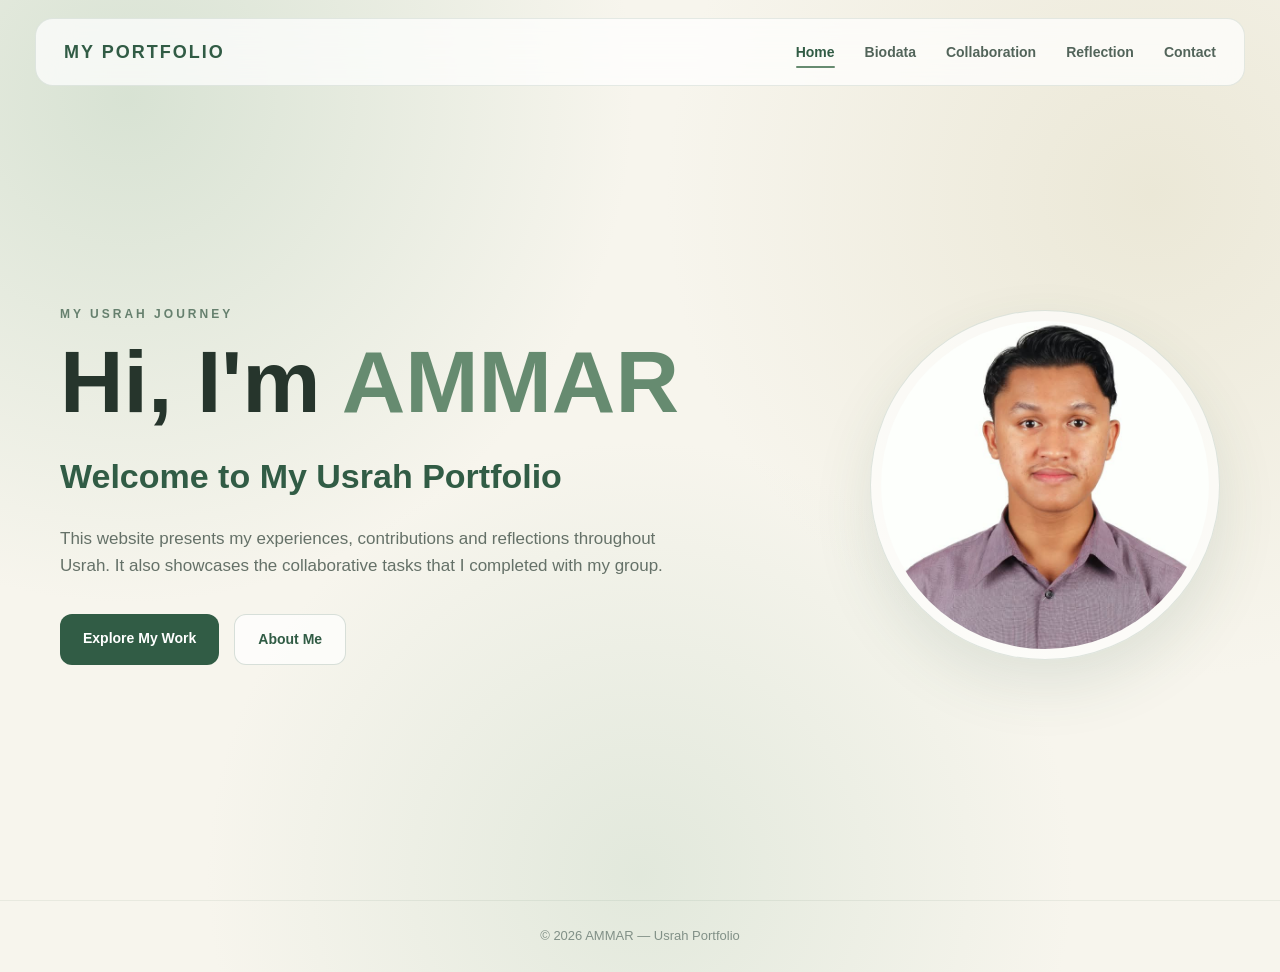
<file: index.html>
<!DOCTYPE html>
<html lang="en">

<head>
    <meta charset="UTF-8">
    <meta name="viewport" content="width=device-width, initial-scale=1.0">

    <title>AMMAR | Usrah Portfolio</title>

    <meta name="description"
          content="AMMAR's Usrah portfolio showcasing his biodata, collaboration, reflections and experiences.">

    <link rel="stylesheet" href="style.css">
</head>

<body>

<nav id="navbar">

    <div class="logo">MY PORTFOLIO</div>

    <button class="menu-toggle"
            onclick="toggleMenu()"
            aria-label="Open navigation menu">
        ☰
    </button>

    <ul id="nav-menu">
        <li><a href="index.html" class="active">Home</a></li>
        <li><a href="biodata.html">Biodata</a></li>
        <li><a href="collaboration.html">Collaboration</a></li>
        <li><a href="reflection.html">Reflection</a></li>
        <li><a href="contact.html">Contact</a></li>
    </ul>

</nav>


<main>

<section class="page-home">

    <div class="home-content">

        <p class="small-text">MY USRAH JOURNEY</p>

        <h1>
            Hi, I'm <span>AMMAR</span>
        </h1>

        <h2>
            Welcome to My Usrah Portfolio
        </h2>

        <p class="description">
            This website presents my experiences, contributions
            and reflections throughout Usrah. It also showcases
            the collaborative tasks that I completed with my group.
        </p>

        <div class="home-buttons">

            <a href="collaboration.html" class="main-button">
                Explore My Work
            </a>

            <a href="biodata.html" class="secondary-button">
                About Me
            </a>

        </div>

    </div>


    <div class="home-image">

        <div class="image-circle">
            <img src="profile.jpg"
                 alt="Profile picture of AMMAR">
        </div>

    </div>

</section>

</main>


<footer>
    <p>© 2026 AMMAR — Usrah Portfolio</p>
</footer>


<script src="script.js"></script>

</body>
</html>
</file>
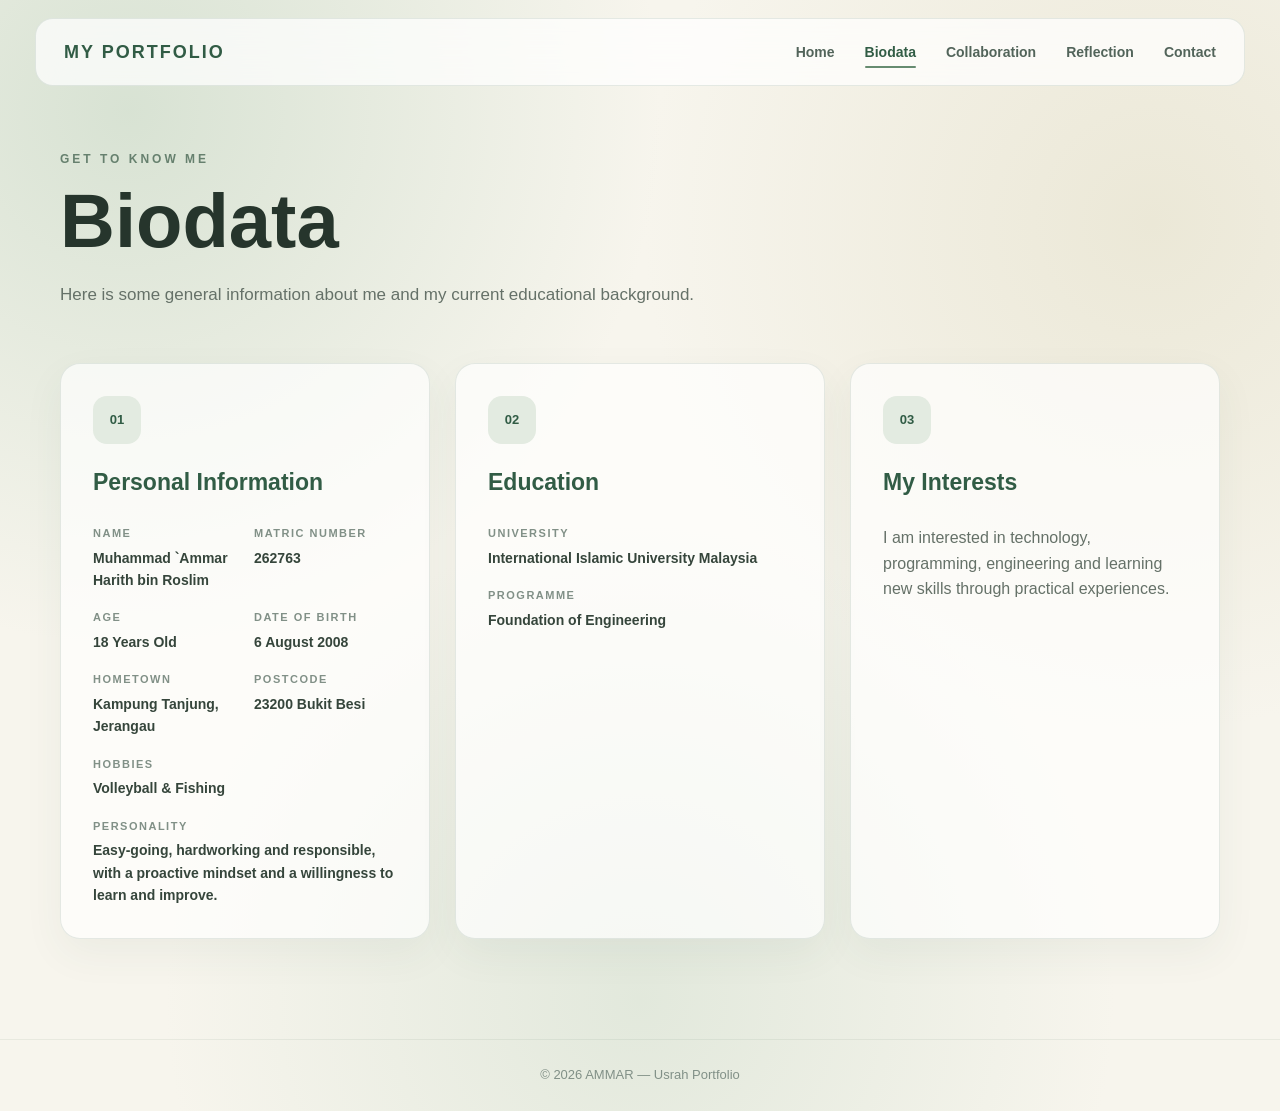
<file: biodata.html>
<!DOCTYPE html>
<html lang="en">

<head>

    <meta charset="UTF-8">
    <meta name="viewport" content="width=device-width, initial-scale=1.0">

    <title>Biodata | AMMAR</title>

    <link rel="stylesheet" href="style.css">

</head>

<body>

<nav id="navbar">

    <div class="logo">MY PORTFOLIO</div>

    <button class="menu-toggle"
            onclick="toggleMenu()"
            aria-label="Open navigation menu">
        ☰
    </button>

    <ul id="nav-menu">

        <li><a href="index.html">Home</a></li>

        <li>
            <a href="biodata.html" class="active">
                Biodata
            </a>
        </li>

        <li>
            <a href="collaboration.html">
                Collaboration
            </a>
        </li>

        <li>
            <a href="reflection.html">
                Reflection
            </a>
        </li>

        <li>
            <a href="contact.html">
                Contact
            </a>
        </li>

    </ul>

</nav>


<main>

<section class="page-section reveal">

    <div class="section-content">

        <p class="small-text">
            GET TO KNOW ME
        </p>

        <h1>Biodata</h1>

        <p class="section-intro">
            Here is some general information about me and
            my current educational background.
        </p>


        <div class="biodata-container">


            <!-- PERSONAL INFORMATION -->

            <div class="info-card">

                <div class="card-icon">
                    01
                </div>

                <h2>
                    Personal Information
                </h2>

                <div class="info-list">

                    <div class="info-item">
                        <span>Name</span>
                        <strong>
                            Muhammad `Ammar Harith bin Roslim
                        </strong>
                    </div>

                    <div class="info-item">
                         <span>Matric Number</span>
                          <strong>
                              262763
                         </strong>
                    </div>

                    <div class="info-item">
                        <span>Age</span>
                        <strong>
                            18 Years Old
                        </strong>
                    </div>

                    <div class="info-item">
                        <span>Date of Birth</span>
                        <strong>
                            6 August 2008
                        </strong>
                    </div>

                    <div class="info-item">
                        <span>Hometown</span>
                        <strong>
                            Kampung Tanjung, Jerangau
                        </strong>
                    </div>

                    <div class="info-item">
                        <span>Postcode</span>
                        <strong>
                            23200 Bukit Besi
                        </strong>
                    </div>

                    <div class="info-item">
                        <span>Hobbies</span>
                        <strong>
                            Volleyball & Fishing
                        </strong>
                    </div>

                    <div class="info-item full-width">
                        <span>Personality</span>
                        <strong>
                            Easy-going, hardworking and responsible,
                            with a proactive mindset and a willingness
                            to learn and improve.
                        </strong>
                    </div>

                </div>

            </div>


            <!-- EDUCATION -->

            <div class="info-card">

                <div class="card-icon">
                    02
                </div>

                <h2>
                    Education
                </h2>

                <div class="info-list">

                    <div class="info-item">

                        <span>
                            University
                        </span>

                        <strong>
                            International Islamic University Malaysia
                        </strong>

                    </div>

                    <div class="info-item">

                        <span>
                            Programme
                        </span>

                        <strong>
                            Foundation of Engineering
                        </strong>

                    </div>

                </div>

            </div>


            <!-- INTERESTS -->

            <div class="info-card">

                <div class="card-icon">
                    03
                </div>

                <h2>
                    My Interests
                </h2>

                <p>
                    I am interested in technology, programming,
                    engineering and learning new skills through
                    practical experiences.
                </p>

            </div>


        </div>

    </div>

</section>

</main>


<footer>
    <p>© 2026 AMMAR — Usrah Portfolio</p>
</footer>


<script src="script.js"></script>

</body>
</html>
</file>
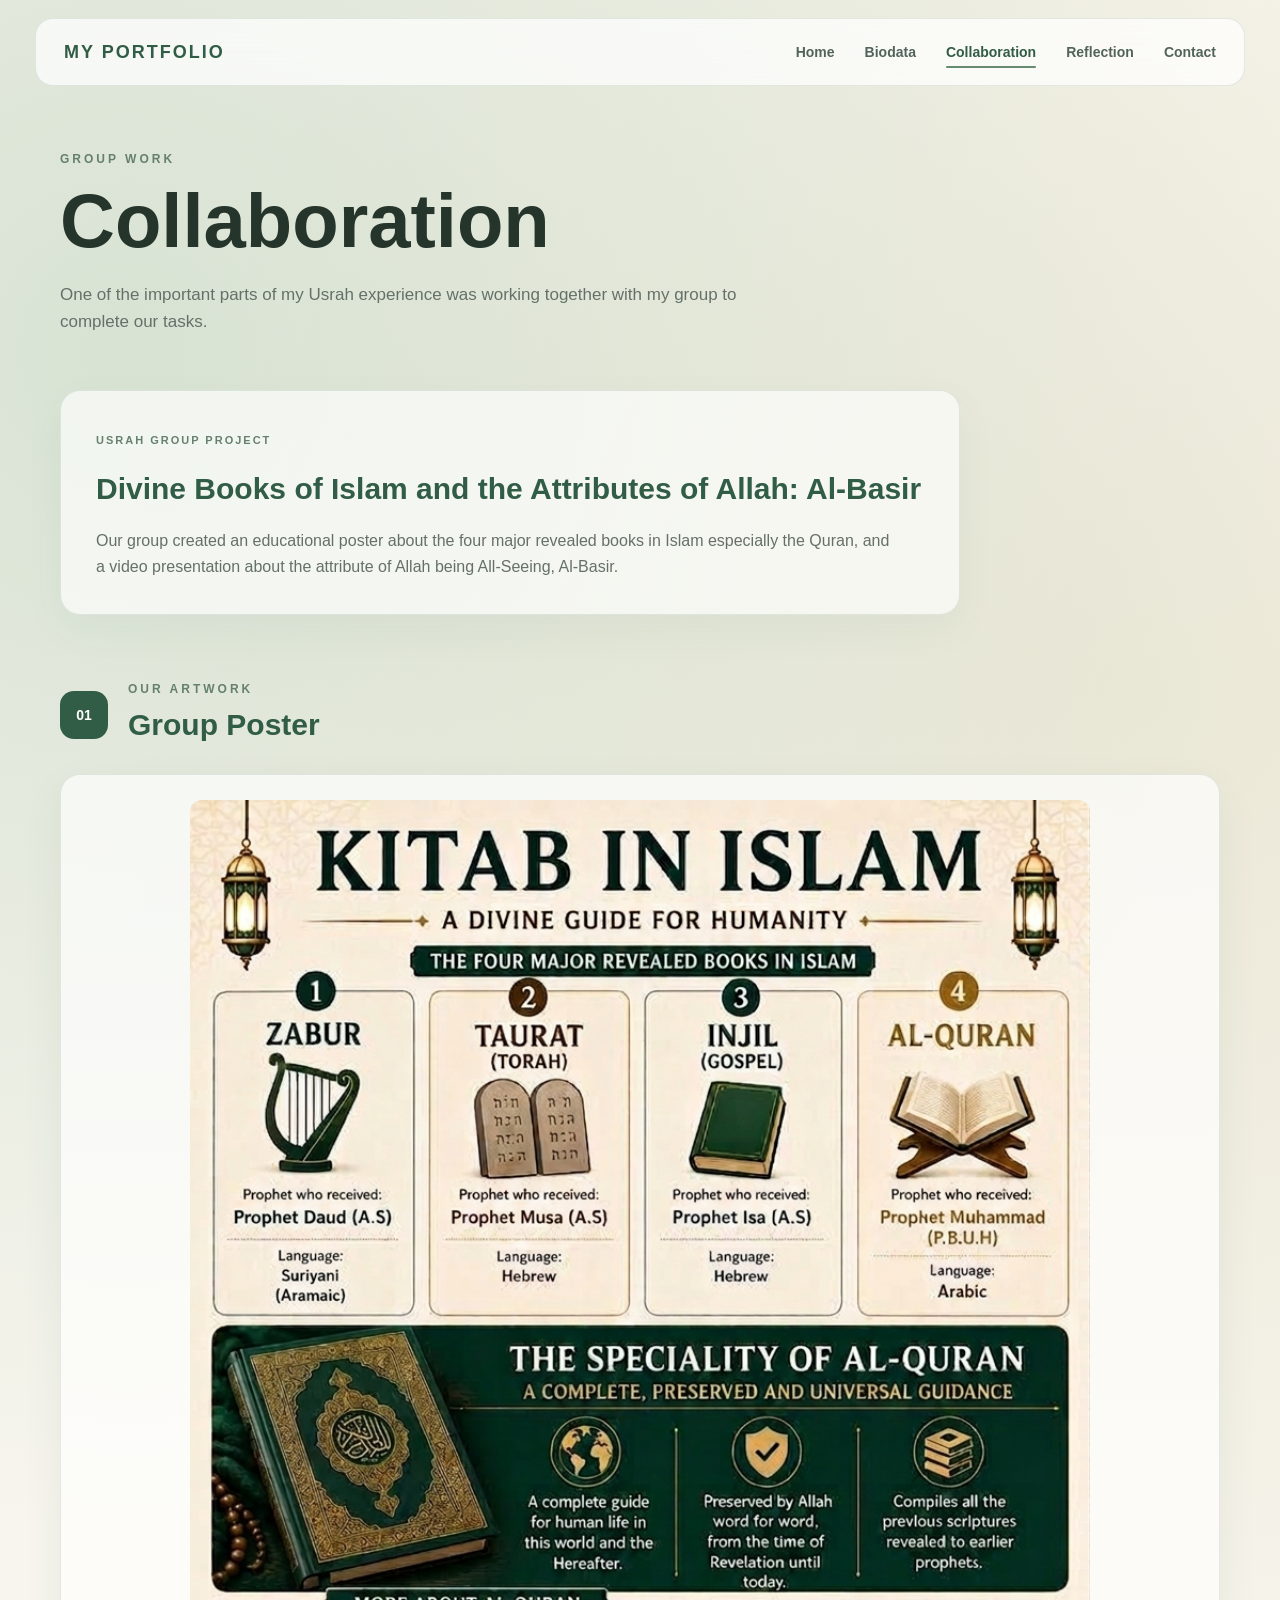
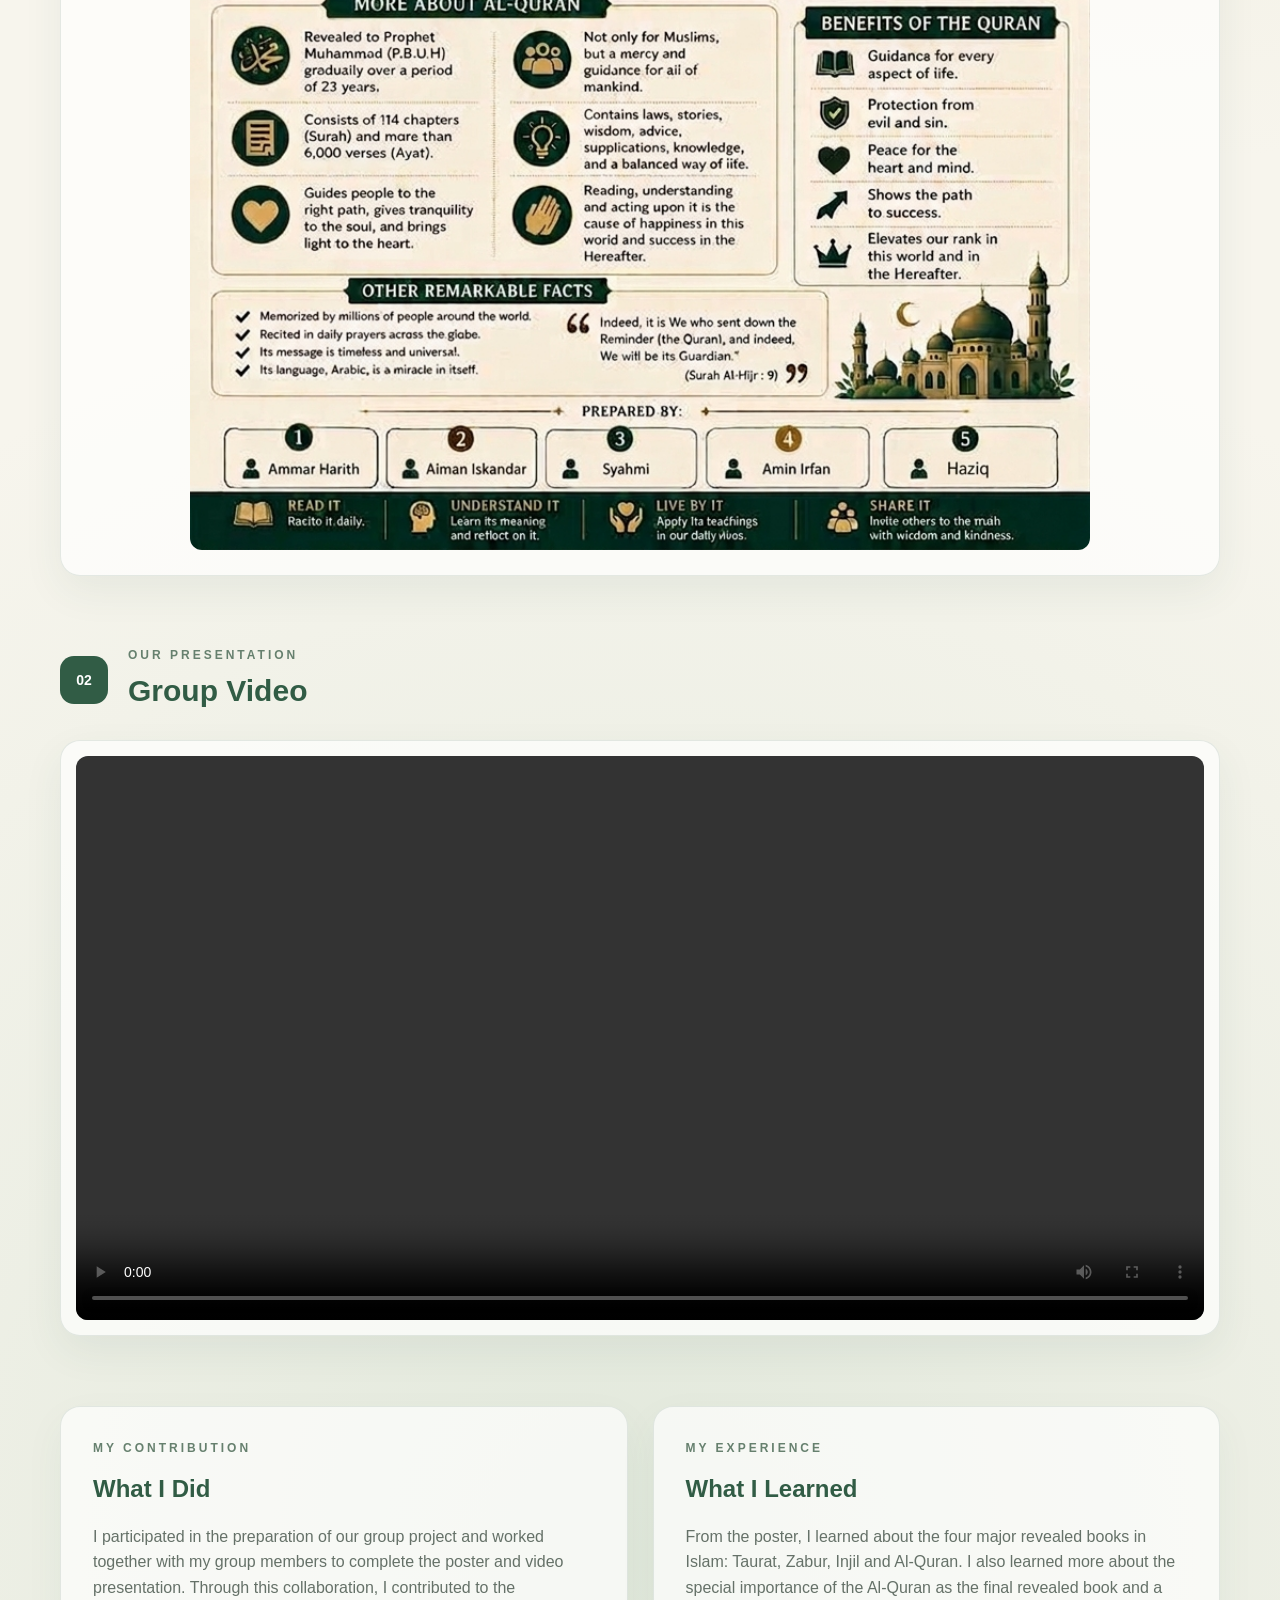
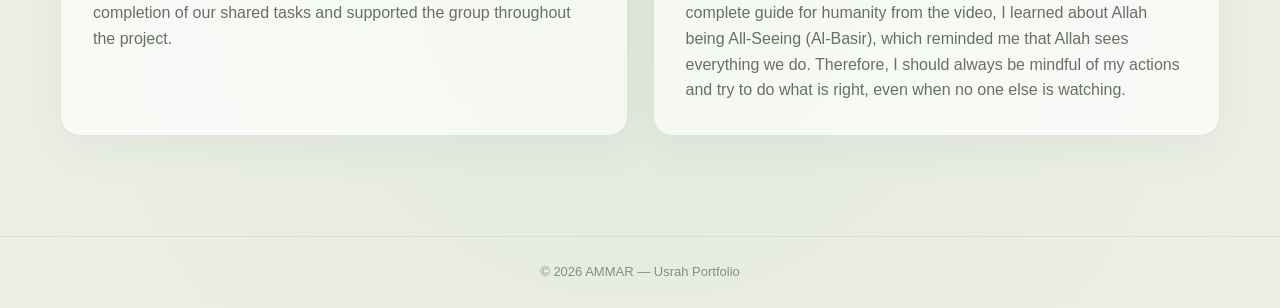
<file: collaboration.html>
<!DOCTYPE html>
<html lang="en">

<head>

    <meta charset="UTF-8">
    <meta name="viewport"
          content="width=device-width, initial-scale=1.0">

    <title>Collaboration | AMMAR</title>

    <link rel="stylesheet" href="style.css">

</head>

<body>

<nav id="navbar">

    <div class="logo">
        MY PORTFOLIO
    </div>

    <button class="menu-toggle"
            onclick="toggleMenu()"
            aria-label="Open navigation menu">
        ☰
    </button>

    <ul id="nav-menu">

        <li>
            <a href="index.html">
                Home
            </a>
        </li>

        <li>
            <a href="biodata.html">
                Biodata
            </a>
        </li>

        <li>
            <a href="collaboration.html"
               class="active">
                Collaboration
            </a>
        </li>

        <li>
            <a href="reflection.html">
                Reflection
            </a>
        </li>

        <li>
            <a href="contact.html">
                Contact
            </a>
        </li>

    </ul>

</nav>


<main>

<section class="page-section reveal">

    <div class="section-content">

        <p class="small-text">
            GROUP WORK
        </p>

        <h1>
            Collaboration
        </h1>

        <p class="section-intro">
            One of the important parts of my Usrah experience
            was working together with my group to complete
            our tasks.
        </p>


        <!-- PROJECT INTRO -->

        <div class="collaboration-intro">

            <span class="project-label">
                USRAH GROUP PROJECT
            </span>

            <h2>
                Divine Books of Islam and the Attributes of Allah: Al-Basir
            </h2>

            <p>
                Our group created an educational poster about the 
                four major revealed books in Islam especially the Quran, and a video 
                presentation about the attribute of Allah being All-Seeing,
                 Al-Basir.
            </p>

        </div>


        <!-- POSTER -->

        <div class="work-block">

            <div class="work-heading">

                <span>
                    01
                </span>

                <div>

                    <p class="small-text">
                        OUR ARTWORK
                    </p>

                    <h2>
                        Group Poster
                    </h2>

                </div>

            </div>


            <div class="poster-container">

                <img src="poster-usrah.jpeg"
                     alt="Group poster about the four major revealed books in Islam">

            </div>

        </div>


        <!-- VIDEO -->

        <div class="work-block">

            <div class="work-heading">

                <span>
                    02
                </span>

                <div>

                    <p class="small-text">
                        OUR PRESENTATION
                    </p>

                    <h2>
                        Group Video
                    </h2>

                </div>

            </div>


            <div class="video-container">

                <video controls preload="metadata">

                    <source src="usrah-video.mp4"
                            type="video/mp4">

                    Your browser does not support
                    the video element.

                </video>

            </div>

        </div>


        <!-- CONTRIBUTION -->

        <div class="contribution-grid">

            <div class="reflection-card">

                <p class="small-text">
                    MY CONTRIBUTION
                </p>

                <h2>
                    What I Did
                </h2>

                <p>
                    I participated in the preparation of our
                    group project and worked together with my
                    group members to complete the poster and
                    video presentation. Through this
                    collaboration, I contributed to the
                    completion of our shared tasks and
                    supported the group throughout the project.
                </p>

            </div>


            <div class="reflection-card">

                <p class="small-text">
                    MY EXPERIENCE
                </p>

                <h2>
                    What I Learned
                </h2>

                <p>
                      From the poster, I learned about the four major revealed books in Islam: Taurat, Zabur, Injil and Al-Quran.
                     I also learned more about the special importance of the Al-Quran as the final revealed book
                      and a complete guide for humanity from the video, I learned about Allah being All-Seeing (Al-Basir), 
                      which reminded me that Allah sees everything we do. Therefore, I should always be mindful of my actions and
                     try to do what is right, even when no one else is watching.

                </p>

            </div>

        </div>


    </div>

</section>

</main>


<footer>
    <p>
        © 2026 AMMAR — Usrah Portfolio
    </p>
</footer>


<script src="script.js"></script>

</body>
</html>
</file>
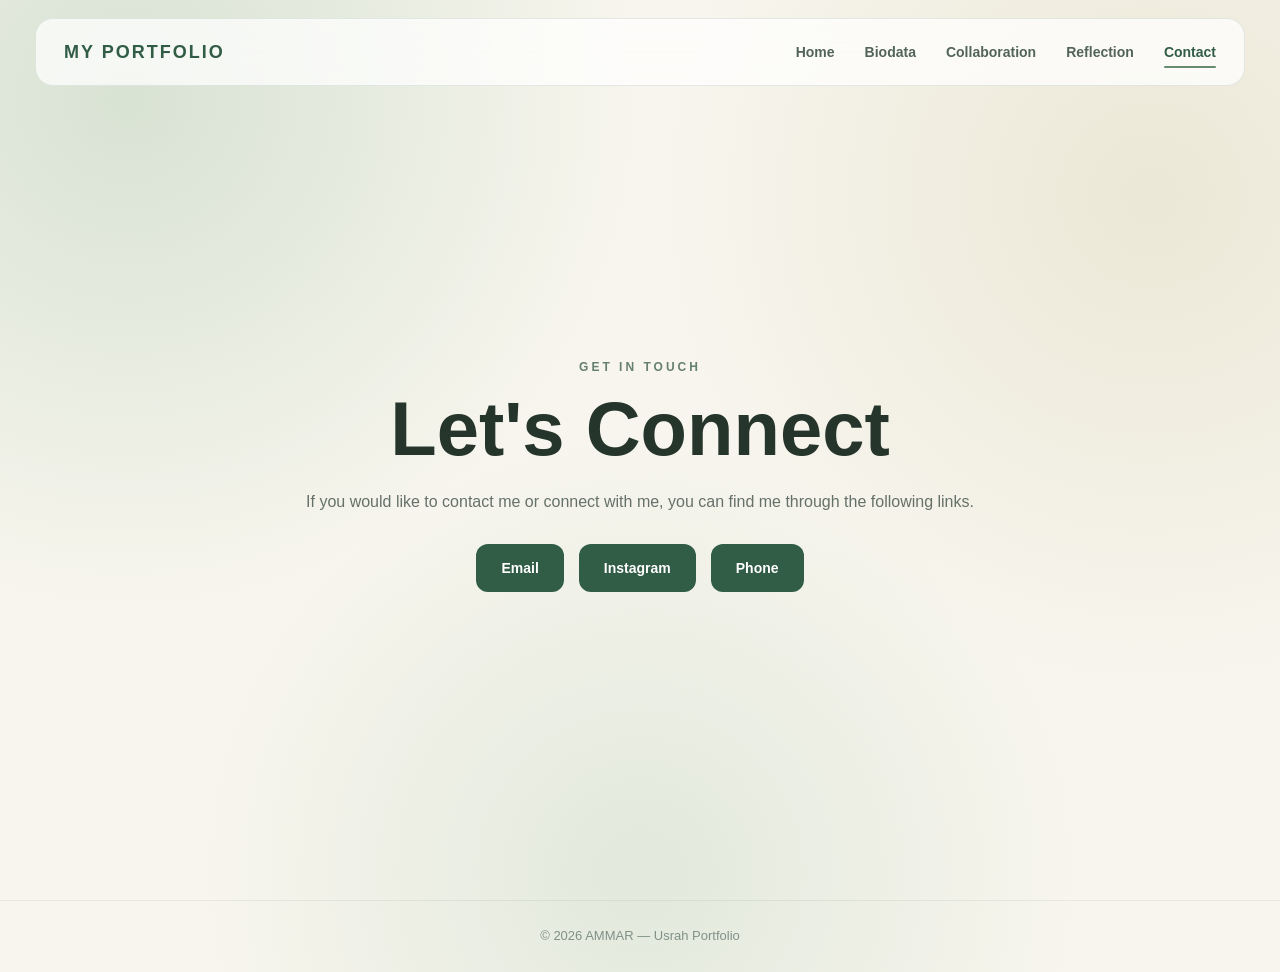
<file: contact.html>
<!DOCTYPE html>
<html lang="en">

<head>

    <meta charset="UTF-8">
    <meta name="viewport"
          content="width=device-width, initial-scale=1.0">

    <title>Contact | AMMAR</title>

    <link rel="stylesheet" href="style.css">

</head>

<body>

<nav id="navbar">

    <div class="logo">
        MY PORTFOLIO
    </div>

    <button class="menu-toggle"
            onclick="toggleMenu()"
            aria-label="Open navigation menu">
        ☰
    </button>

    <ul id="nav-menu">

        <li>
            <a href="index.html">
                Home
            </a>
        </li>

        <li>
            <a href="biodata.html">
                Biodata
            </a>
        </li>

        <li>
            <a href="collaboration.html">
                Collaboration
            </a>
        </li>

        <li>
            <a href="reflection.html">
                Reflection
            </a>
        </li>

        <li>
            <a href="contact.html"
               class="active">
                Contact
            </a>
        </li>

    </ul>

</nav>


<main>

<section class="contact-page reveal">

    <div class="contact-content">

        <p class="small-text">
            GET IN TOUCH
        </p>

        <h1>
            Let's Connect
        </h1>

        <p class="contact-description">
            If you would like to contact me or connect with me,
            you can find me through the following links.
        </p>


        <div class="contact-buttons">

            <a href="mailto:ammartharith@gmail.com"
               class="contact-button">
                Email
            </a>

            <a href="https://www.instagram.com/ammrith_"
               class="contact-button"
               target="_blank"
               rel="noopener noreferrer">
                Instagram
            </a>

            <a href="tel:+60148495315"
               class="contact-button">
                Phone
            </a>

        </div>

    </div>

</section>

</main>


<footer>
    <p>
        © 2026 AMMAR — Usrah Portfolio
    </p>
</footer>


<script src="script.js"></script>

</body>
</html>
</file>
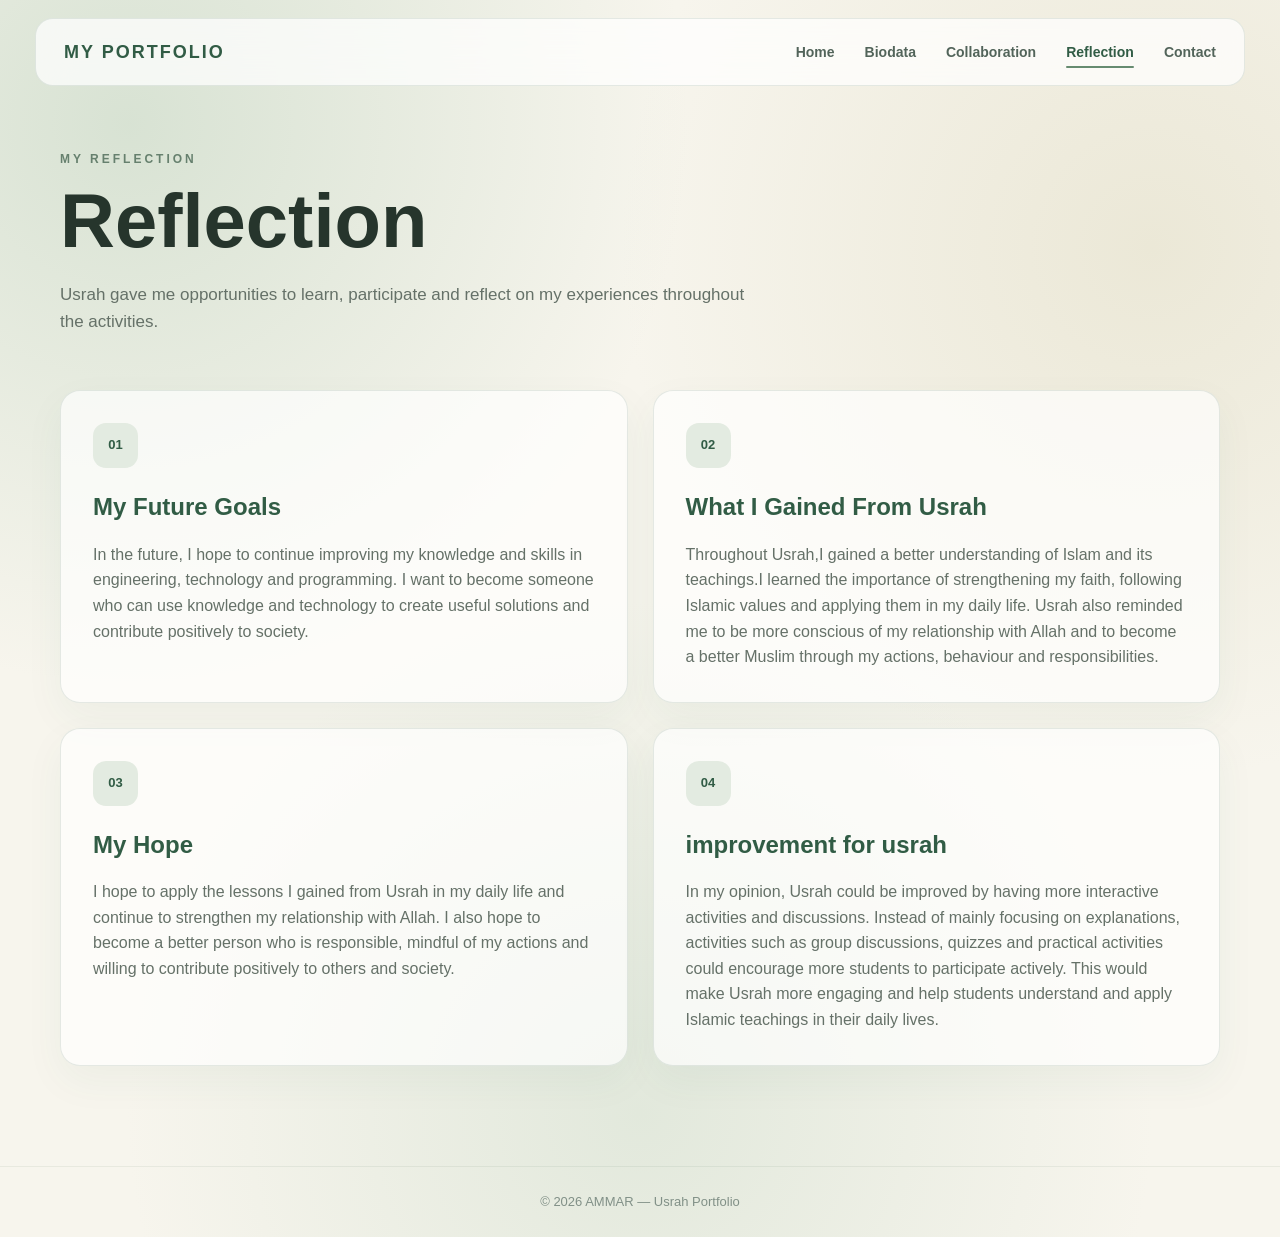
<file: reflection.html>
<!DOCTYPE html>

<html lang="en">

<head>


<meta charset="UTF-8">
<meta name="viewport" content="width=device-width, initial-scale=1.0">

<title>Reflection | AMMAR</title>

<link rel="stylesheet" href="style.css">

</head>

<body>

<nav id="navbar">

<div class="logo">
    MY PORTFOLIO
</div>

<button class="menu-toggle"
        onclick="toggleMenu()"
        aria-label="Open navigation menu">
    ☰
</button>

<ul id="nav-menu">

    <li>
        <a href="index.html">
            Home
        </a>
    </li>

    <li>
        <a href="biodata.html">
            Biodata
        </a>
    </li>

    <li>
        <a href="collaboration.html">
            Collaboration
        </a>
    </li>

    <li>
        <a href="reflection.html"
           class="active">
            Reflection
        </a>
    </li>

    <li>
        <a href="contact.html">
            Contact
        </a>
    </li>

</ul>

</nav>

<main>

<section class="page-section reveal">

<div class="section-content">

    <p class="small-text">
        MY REFLECTION
    </p>

    <h1>
        Reflection
    </h1>

    <p class="section-intro">
        Usrah gave me opportunities to learn, participate
        and reflect on my experiences throughout the activities.
    </p>

    <div class="wish-container">

        <div class="wish-card">

            <div class="wish-number">
                01
            </div>

            <h2>
                My Future Goals
            </h2>

            <p>
                In the future, I hope to continue improving
                my knowledge and skills in engineering,
                technology and programming. I want to become
                someone who can use knowledge and technology
                to create useful solutions and contribute
                positively to society.
            </p>

        </div>


        <div class="wish-card">

            <div class="wish-number">
                02
            </div>

            <h2>
                What I Gained From Usrah
            </h2>

            <p>
                Throughout Usrah,I gained a better understanding
                of Islam and its teachings.I learned the importance 
                of strengthening my faith, following Islamic values
                and applying them in my daily life. Usrah also reminded
                me to be more conscious of my relationship with Allah 
                and to become a better Muslim through my actions, 
                behaviour and responsibilities.
            </p>

        </div>


        <div class="wish-card">

            <div class="wish-number">
                03
            </div>

            <h2>
                My Hope
            </h2>

            <p>
                I hope to apply the lessons I gained from
                Usrah in my daily life and continue to
                strengthen my relationship with Allah.
                I also hope to become a better person who is
                responsible, mindful of my actions and willing
                to contribute positively to others and society.
            </p>

        </div>


        <div class="wish-card">

            <div class="wish-number">
                04
            </div>

            <h2>
                improvement for usrah
            </h2>

            <p>
                  In my opinion, Usrah could be improved by having
                  more interactive activities and discussions. Instead 
                  of mainly focusing on explanations, activities such 
                  as group discussions, quizzes and practical activities
                  could encourage more students to participate 
                  actively. This would make Usrah more engaging 
                  and help students understand and apply Islamic
                  teachings in their daily lives.

            </p>

        </div>

    </div>

</div>

</section>

</main>

<footer>

<p>
    © 2026 AMMAR — Usrah Portfolio
</p>

</footer>

<script src="script.js"></script>

</body>

</html>
</file>
<file: style.css>
* {
    margin: 0;
    padding: 0;
    box-sizing: border-box;
    scroll-behavior: smooth;
}

body {
    font-family: Arial, Helvetica, sans-serif;
    color: #26352c;

    background:
        radial-gradient(
            circle at 10% 10%,
            rgba(190, 211, 190, 0.55),
            transparent 35%
        ),
        radial-gradient(
            circle at 90% 20%,
            rgba(221, 216, 188, 0.45),
            transparent 35%
        ),
        radial-gradient(
            circle at 50% 90%,
            rgba(205, 220, 203, 0.5),
            transparent 40%
        ),
        #f7f5ed;

    line-height: 1.6;
}

a {
    text-decoration: none;
    color: inherit;
}

img {
    max-width: 100%;
    display: block;
}


/* =========================
   NAVBAR
========================= */

nav {
    position: fixed;

    top: 18px;
    left: 50%;

    transform: translateX(-50%);

    width: calc(100% - 70px);
    max-width: 1250px;

    height: 68px;

    padding: 0 28px;

    display: flex;
    align-items: center;
    justify-content: space-between;

    background: rgba(255, 255, 255, 0.72);

    backdrop-filter: blur(18px);
    -webkit-backdrop-filter: blur(18px);

    border: 1px solid rgba(49, 92, 69, 0.12);

    border-radius: 18px;

    z-index: 1000;

    transition: 0.3s ease;
}

nav.scrolled {
    box-shadow:
        0 10px 30px rgba(48, 70, 56, 0.08);
}

.logo {
    font-size: 18px;
    font-weight: 800;
    letter-spacing: 2px;
    color: #315c45;
}

nav ul {
    display: flex;
    align-items: center;
    gap: 30px;
    list-style: none;
}

nav ul li a {
    position: relative;

    font-size: 14px;
    font-weight: 600;

    color: #52645a;

    transition: 0.25s ease;
}

nav ul li a:hover,
nav ul li a.active {
    color: #315c45;
}

nav ul li a.active::after {
    content: "";

    position: absolute;

    left: 0;
    right: 0;
    bottom: -8px;

    height: 2px;

    background: #668b70;

    border-radius: 10px;
}

.menu-toggle {
    display: none;

    border: none;
    background: transparent;

    font-size: 28px;

    color: #315c45;

    cursor: pointer;
}


/* =========================
   GENERAL
========================= */

.page-section {
    min-height: 100vh;

    padding: 150px 60px 100px;
}

.section-content {
    width: 100%;
    max-width: 1200px;
    margin: auto;
}

.small-text {
    font-size: 12px;
    font-weight: bold;

    letter-spacing: 3px;
    text-transform: uppercase;

    color: #66806e;

    margin-bottom: 12px;
}

h1 {
    font-size: clamp(42px, 6vw, 76px);

    line-height: 1.05;

    margin-bottom: 20px;

    color: #26352c;
}

h2 {
    color: #315c45;
}

.section-intro {
    max-width: 700px;

    font-size: 17px;

    color: #657168;

    margin-bottom: 55px;
}


/* =========================
   HOME
========================= */

.page-home {
    min-height: 100vh;

    max-width: 1400px;

    margin: auto;

    padding:
        150px 60px
        80px;

    display: flex;

    align-items: center;
    justify-content: space-between;

    gap: 70px;
}

.home-content {
    flex: 1;

    max-width: 700px;
}

.home-content h1 {
    font-size: clamp(48px, 7vw, 88px);
}

.home-content h1 span {
    color: #668b70;
}

.home-content h2 {
    font-size: clamp(22px, 3vw, 34px);

    margin-bottom: 22px;
}

.description {
    max-width: 620px;

    font-size: 17px;

    color: #657168;

    margin-bottom: 35px;
}

.home-buttons {
    display: flex;

    gap: 15px;

    flex-wrap: wrap;
}

.main-button,
.secondary-button {
    padding: 13px 23px;

    border-radius: 12px;

    font-size: 14px;
    font-weight: 700;

    transition: 0.3s ease;
}

.main-button {
    background: #315c45;
    color: white;
}

.main-button:hover {
    transform: translateY(-3px);

    background: #264c38;
}

.secondary-button {
    background: rgba(255, 255, 255, 0.7);

    border: 1px solid rgba(49, 92, 69, 0.18);

    color: #315c45;
}

.secondary-button:hover {
    transform: translateY(-3px);

    background: white;
}

.home-image {
    flex: 0 0 350px;
}

.image-circle {
    width: 350px;
    height: 350px;

    border-radius: 50%;

    padding: 10px;

    background: rgba(255, 255, 255, 0.65);

    border: 1px solid rgba(49, 92, 69, 0.15);

    box-shadow:
        0 25px 60px rgba(49, 92, 69, 0.12);
}

.image-circle img {
    width: 100%;
    height: 100%;

    border-radius: 50%;

    object-fit: cover;
}


/* =========================
   BIODATA
========================= */

.biodata-container {
    display: grid;

    grid-template-columns:
        repeat(3, 1fr);

    gap: 25px;
}

.info-card {
    padding: 32px;

    min-height: 270px;

    background:
        rgba(255, 255, 255, 0.68);

    border:
        1px solid rgba(49, 92, 69, 0.12);

    border-radius: 20px;

    box-shadow:
        0 15px 40px rgba(49, 92, 69, 0.06);

    transition: 0.3s ease;
}

.info-card:hover {
    transform: translateY(-6px);

    box-shadow:
        0 20px 45px rgba(49, 92, 69, 0.1);
}

.card-icon {
    width: 48px;
    height: 48px;

    display: flex;
    align-items: center;
    justify-content: center;

    border-radius: 14px;

    background: #e3ebe1;

    color: #315c45;

    font-size: 13px;
    font-weight: 800;

    margin-bottom: 20px;
}

.info-card h2 {
    font-size: 23px;

    margin-bottom: 24px;
}

.info-list {
    display: flex;

    flex-direction: column;

    gap: 18px;
}

.info-card:first-child .info-list {
    display: grid;

    grid-template-columns:
        1fr 1fr;

    gap: 18px;
}

.info-item {
    display: flex;

    flex-direction: column;

    gap: 4px;
}

.info-item.full-width {
    grid-column: 1 / -1;
}

.info-item span {
    font-size: 11px;

    letter-spacing: 1.5px;

    text-transform: uppercase;

    color: #819087;

    font-weight: 700;
}

.info-item strong {
    font-size: 14px;

    color: #35453b;
}

.info-card p {
    color: #657168;
}


/* =========================
   COLLABORATION
========================= */

.collaboration-intro {
    max-width: 900px;

    padding: 35px;

    margin-bottom: 65px;

    background:
        rgba(255, 255, 255, 0.65);

    border:
        1px solid rgba(49, 92, 69, 0.12);

    border-radius: 20px;

    box-shadow:
        0 15px 40px rgba(49, 92, 69, 0.05);
}

.project-label {
    display: inline-block;

    font-size: 11px;

    font-weight: 800;

    letter-spacing: 2px;

    color: #66806e;

    margin-bottom: 15px;
}

.collaboration-intro h2 {
    font-size: 30px;

    margin-bottom: 15px;
}

.collaboration-intro p {
    color: #657168;

    max-width: 800px;
}

.work-block {
    margin-bottom: 70px;
}

.work-heading {
    display: flex;

    align-items: center;

    gap: 20px;

    margin-bottom: 25px;
}

.work-heading > span {
    width: 48px;
    height: 48px;

    display: flex;
    align-items: center;
    justify-content: center;

    background: #315c45;

    color: white;

    border-radius: 14px;

    font-weight: 800;

    font-size: 14px;
}

.work-heading h2 {
    font-size: 30px;
}

.work-heading .small-text {
    margin-bottom: 2px;
}


/* POSTER */

.poster-container {
    width: 100%;

    padding: 25px;

    background:
        rgba(255, 255, 255, 0.68);

    border:
        1px solid rgba(49, 92, 69, 0.12);

    border-radius: 20px;

    box-shadow:
        0 15px 40px rgba(49, 92, 69, 0.07);

    text-align: center;
}

.poster-container img {
    width: 100%;

    height: auto;

    max-width: 900px;

    margin: auto;

    border-radius: 12px;

    object-fit: contain;

    transition: 0.3s ease;
}

.poster-container img:hover {
    transform: scale(1.01);
}


/* VIDEO */

.video-container {
    width: 100%;

    padding: 15px;

    background:
        rgba(255, 255, 255, 0.68);

    border:
        1px solid rgba(49, 92, 69, 0.12);

    border-radius: 20px;

    box-shadow:
        0 15px 40px rgba(49, 92, 69, 0.07);
}

.video-container video {
    display: block;

    width: 100%;

    height: auto;

    max-height: 700px;

    margin: auto;

    border-radius: 12px;

    background: #e7ebe5;
}


/* CONTRIBUTION */

.contribution-grid {
    display: grid;

    grid-template-columns:
        repeat(2, 1fr);

    gap: 25px;
}

.reflection-card {
    padding: 32px;

    background:
        rgba(255, 255, 255, 0.68);

    border:
        1px solid rgba(49, 92, 69, 0.12);

    border-radius: 20px;

    box-shadow:
        0 15px 40px rgba(49, 92, 69, 0.05);
}

.reflection-card h2 {
    margin-bottom: 15px;
}

.reflection-card p:last-child {
    color: #657168;
}


/* =========================
   REFLECTION
========================= */

.wish-container {
    display: grid;

    grid-template-columns:
        repeat(2, 1fr);

    gap: 25px;
}

.wish-card {
    padding: 32px;

    background:
        rgba(255, 255, 255, 0.68);

    border:
        1px solid rgba(49, 92, 69, 0.12);

    border-radius: 20px;

    box-shadow:
        0 15px 40px rgba(49, 92, 69, 0.05);

    transition: 0.3s ease;
}

.wish-card:hover {
    transform: translateY(-5px);
}

.wish-number {
    width: 45px;
    height: 45px;

    display: flex;
    align-items: center;
    justify-content: center;

    background: #e3ebe1;

    color: #315c45;

    border-radius: 13px;

    font-size: 13px;

    font-weight: 800;

    margin-bottom: 20px;
}

.wish-card h2 {
    margin-bottom: 15px;
}

.wish-card p {
    color: #657168;
}


/* =========================
   CONTACT
========================= */

.contact-page {
    min-height: 100vh;

    padding:
        150px 20px 100px;

    display: flex;

    align-items: center;
    justify-content: center;

    text-align: center;
}

.contact-content {
    max-width: 700px;

    margin: auto;
}

.contact-description {
    color: #657168;

    margin-bottom: 30px;
}

.contact-buttons {
    display: flex;

    justify-content: center;

    gap: 15px;

    flex-wrap: wrap;
}

.contact-button {
    padding: 13px 25px;

    border-radius: 12px;

    background: #315c45;

    color: white;

    font-weight: 700;

    font-size: 14px;

    transition: 0.3s ease;
}

.contact-button:hover {
    transform: translateY(-3px);

    background: #264c38;
}


/* =========================
   FOOTER
========================= */

footer {
    padding: 25px;

    text-align: center;

    color: #819087;

    font-size: 13px;

    border-top:
        1px solid rgba(49, 92, 69, 0.08);
}


/* =========================
   ANIMATION
========================= */

.reveal {
    opacity: 0;

    transform: translateY(35px);

    transition:
        opacity 0.8s ease,
        transform 0.8s ease;
}

.reveal.active {
    opacity: 1;

    transform: translateY(0);
}


/* =========================
   TABLET
========================= */

@media (max-width: 1000px) {

    .page-home {
        flex-direction: column;

        justify-content: center;

        text-align: center;

        padding-top: 140px;
    }

    .home-content {
        max-width: 800px;
    }

    .description {
        margin-left: auto;
        margin-right: auto;
    }

    .home-buttons {
        justify-content: center;
    }

    .home-image {
        flex: none;
    }

    .biodata-container {
        grid-template-columns: 1fr;
    }

    .info-card {
        min-height: auto;
    }

    .contribution-grid {
        grid-template-columns: 1fr;
    }

    .wish-container {
        grid-template-columns: 1fr;
    }
}


/* =========================
   MOBILE
========================= */

@media (max-width: 750px) {

    nav {
        top: 10px;

        width:
            calc(100% - 24px);

        height: 62px;

        padding:
            0 20px;

        border-radius: 15px;
    }

    .logo {
        font-size: 16px;
    }

    .menu-toggle {
        display: block;
    }

    nav ul {
        display: none;

        position: absolute;

        top: 70px;

        left: 0;

        width: 100%;

        flex-direction: column;

        gap: 0;

        padding: 10px;

        background:
            rgba(255, 255, 255, 0.94);

        backdrop-filter: blur(18px);

        border:
            1px solid rgba(49, 92, 69, 0.12);

        border-radius: 15px;

        box-shadow:
            0 15px 35px rgba(49, 92, 69, 0.1);
    }

    nav ul.active {
        display: flex;
    }

    nav ul li {
        width: 100%;
    }

    nav ul li a {
        display: block;

        width: 100%;

        padding:
            13px 15px;

        border-radius: 10px;
    }

    nav ul li a.active::after {
        display: none;
    }

    nav ul li a:hover,
    nav ul li a.active {
        background: #eef2eb;
    }


    /* GENERAL */

    .page-section {
        min-height: auto;

        padding:
            110px 20px 80px;
    }

    h1 {
        font-size: 43px;
    }

    .section-intro {
        font-size: 15px;

        margin-bottom: 35px;
    }


    /* HOME */

    .page-home {
        min-height: 100vh;

        gap: 45px;

        padding:
            130px 20px 80px;
    }

    .home-content h1 {
        font-size: 48px;
    }

    .home-content h2 {
        font-size: 24px;
    }

    .description {
        font-size: 15px;
    }

    .home-buttons {
        flex-direction: column;

        align-items: stretch;
    }

    .main-button,
    .secondary-button {
        text-align: center;

        width: 100%;
    }

    .home-image {
        width: 100%;

        display: flex;

        justify-content: center;
    }

    .image-circle {
        width: 250px;
        height: 250px;
    }


    /* BIODATA */

    .info-card:first-child .info-list {
        grid-template-columns: 1fr;
    }

    .info-item.full-width {
        grid-column: auto;
    }

    .info-card {
        padding: 25px;
    }

    .info-card h2 {
        font-size: 22px;
    }

    .info-item strong {
        font-size: 13px;
    }


    /* COLLABORATION */

    .collaboration-intro {
        padding: 25px;

        margin-bottom: 45px;
    }

    .collaboration-intro h2 {
        font-size: 25px;
    }

    .work-block {
        margin-bottom: 50px;
    }

    .work-heading {
        gap: 13px;
    }

    .work-heading > span {
        width: 42px;
        height: 42px;

        flex-shrink: 0;
    }

    .work-heading h2 {
        font-size: 24px;
    }

    .poster-container {
        padding: 12px;
    }

    .poster-container img {
        width: 100%;

        height: auto;
    }

    .video-container {
        padding: 8px;
    }

    .video-container video {
        width: 100%;

        height: auto;
    }

    .reflection-card,
    .wish-card {
        padding: 25px;
    }


    /* CONTACT */

    .contact-page {
        padding:
            130px 20px 80px;
    }

    .contact-buttons {
        flex-direction: column;

        align-items: stretch;
    }

    .contact-button {
        width: 100%;
    }

}


/* =========================
   SMALL PHONE
========================= */

@media (max-width: 420px) {

    .logo {
        font-size: 14px;

        letter-spacing: 1.5px;
    }

    .home-content h1 {
        font-size: 40px;
    }

    .home-content h2 {
        font-size: 21px;
    }

    .image-circle {
        width: 220px;
        height: 220px;
    }

    h1 {
        font-size: 38px;
    }

    .info-card,
    .reflection-card,
    .wish-card {
        padding: 22px;
    }

    .work-heading h2 {
        font-size: 21px;
    }

}
</file>
